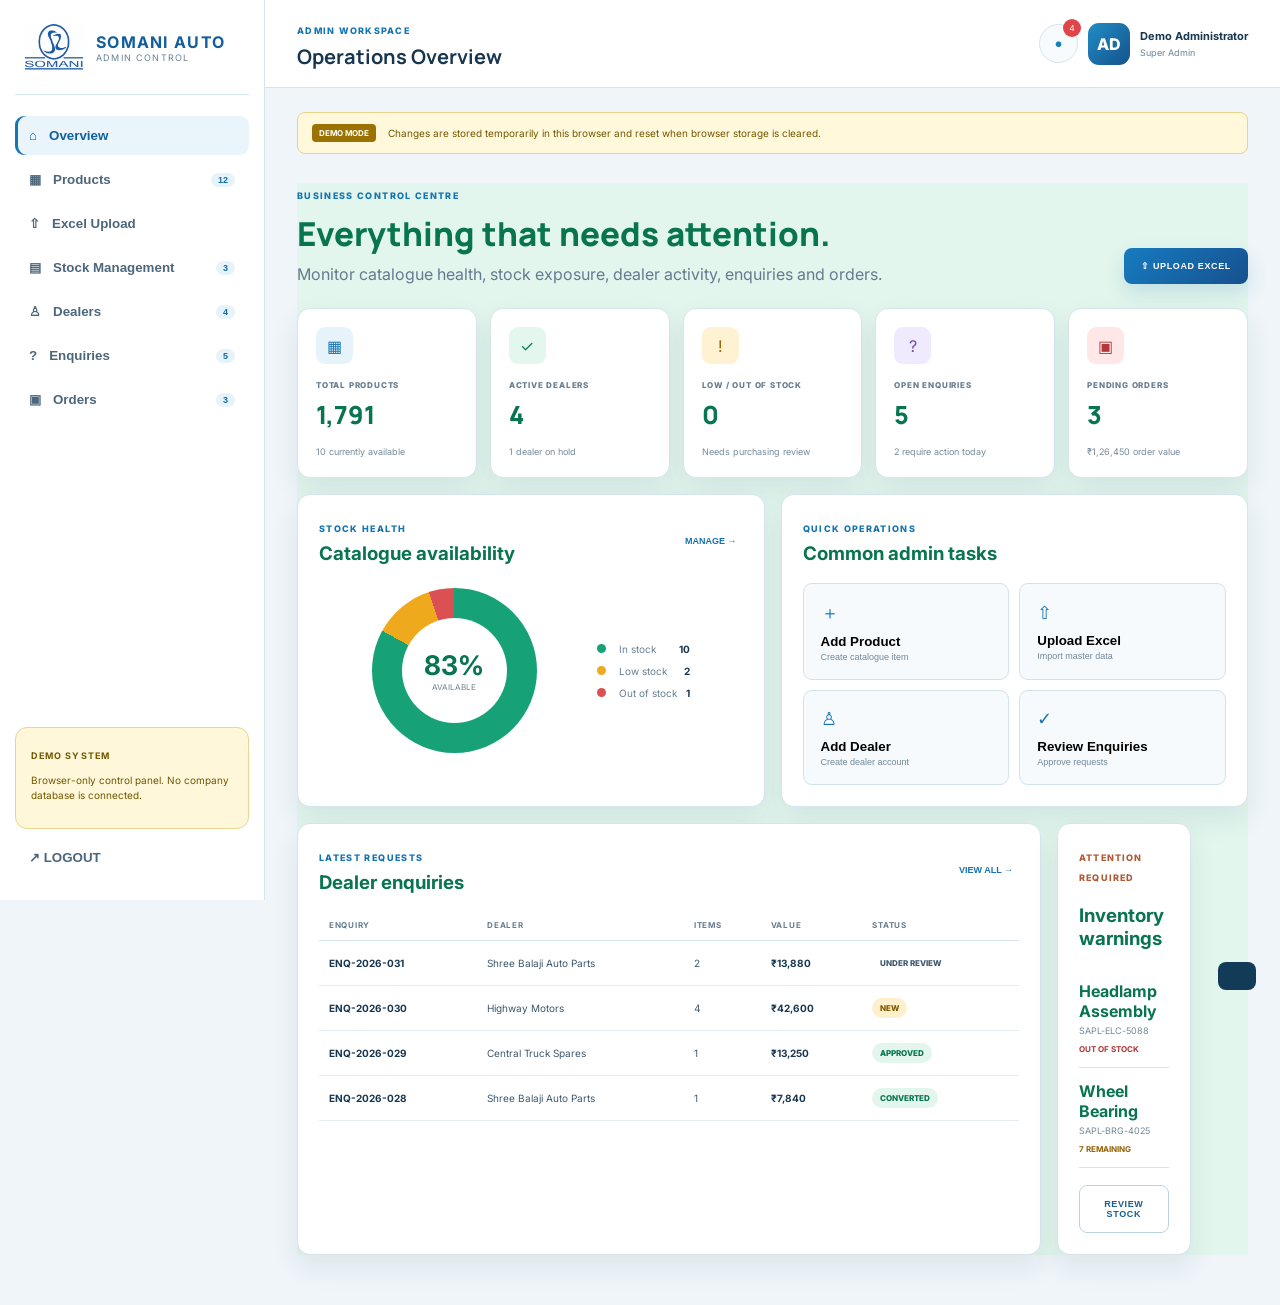
<file: admin-dashboard.html>
<!doctype html><html lang="en"><head><meta charset="UTF-8"><meta name="viewport" content="width=device-width,initial-scale=1"><meta name="theme-color" content="#ffffff"><title>Admin Dashboard | Somani Auto</title><link rel="stylesheet" href="admin-dashboard.css?v=20261022-hierarchy2"></head><body>
<aside class="sidebar" id="sidebar"><div class="brand"><img src="assets/images/somani-logo.png"><div><b>SOMANI AUTO</b><small>ADMIN CONTROL</small></div></div><nav id="nav"><button class="active" data-view="overview">⌂ <span>Overview</span></button><button data-view="products">▦ <span>Products</span><i>12</i></button><button data-view="excel">⇧ <span>Excel Upload</span></button><button data-view="stock">▤ <span>Stock Management</span><i>3</i></button><button data-view="dealers">♙ <span>Dealers</span><i>4</i></button><button data-view="enquiries">? <span>Enquiries</span><i>5</i></button><button data-view="orders">▣ <span>Orders</span><i>3</i></button></nav><div class="system"><b>DEMO SYSTEM</b><p>Browser-only control panel. No company database is connected.</p></div><button id="logout" class="logout">↗ LOGOUT</button></aside>
<div class="app"><header><button id="menu" class="menu">☰</button><div><small>ADMIN WORKSPACE</small><h1 id="title">Operations Overview</h1></div><div class="headRight"><button class="notification">●<i>4</i></button><div class="avatar">AD</div><div class="adminName"><b>Demo Administrator</b><span>Super Admin</span></div></div></header><main><div class="notice"><b>DEMO MODE</b><span>Changes are stored temporarily in this browser and reset when browser storage is cleared.</span></div>
<section id="overview" class="view active"><div class="viewHead"><div><span>BUSINESS CONTROL CENTRE</span><h2>Everything that needs attention.</h2><p>Monitor catalogue health, stock exposure, dealer activity, enquiries and orders.</p></div><button class="primary" data-open="excel">⇧ UPLOAD EXCEL</button></div><div class="kpis"><article><i class="blue">▦</i><span>TOTAL PRODUCTS</span><b id="kProducts">0</b><small>10 currently available</small></article><article><i class="green">✓</i><span>ACTIVE DEALERS</span><b id="kDealers">0</b><small>1 dealer on hold</small></article><article><i class="amber">!</i><span>LOW / OUT OF STOCK</span><b id="kStock">0</b><small>Needs purchasing review</small></article><article><i class="violet">?</i><span>OPEN ENQUIRIES</span><b id="kEnquiries">0</b><small>2 require action today</small></article><article><i class="red">▣</i><span>PENDING ORDERS</span><b id="kOrders">0</b><small>₹1,26,450 order value</small></article></div><div class="dashGrid"><article class="panel"><div class="panelHead"><div><span>STOCK HEALTH</span><h3>Catalogue availability</h3></div><button class="textBtn" data-open="stock">MANAGE →</button></div><div class="donutWrap"><div class="donut"><div><b>83%</b><span>AVAILABLE</span></div></div><div class="legend"><p><i class="lgGreen"></i><span>In stock</span><b>10</b></p><p><i class="lgAmber"></i><span>Low stock</span><b>2</b></p><p><i class="lgRed"></i><span>Out of stock</span><b>1</b></p></div></div></article><article class="panel"><div class="panelHead"><div><span>QUICK OPERATIONS</span><h3>Common admin tasks</h3></div></div><div class="quick"><button data-open="products"><i>＋</i><b>Add Product</b><span>Create catalogue item</span></button><button data-open="excel"><i>⇧</i><b>Upload Excel</b><span>Import master data</span></button><button data-open="dealers"><i>♙</i><b>Add Dealer</b><span>Create dealer account</span></button><button data-open="enquiries"><i>✓</i><b>Review Enquiries</b><span>Approve requests</span></button></div></article></div><div class="lower"><article class="panel"><div class="panelHead"><div><span>LATEST REQUESTS</span><h3>Dealer enquiries</h3></div><button class="textBtn" data-open="enquiries">VIEW ALL →</button></div><div class="tableWrap"><table><thead><tr><th>ENQUIRY</th><th>DEALER</th><th>ITEMS</th><th>VALUE</th><th>STATUS</th></tr></thead><tbody id="recentEnquiries"></tbody></table></div></article><article class="panel alertPanel"><span>ATTENTION REQUIRED</span><h3>Inventory warnings</h3><div class="alert"><b>Headlamp Assembly</b><small>SAPL-ELC-5088</small><strong>OUT OF STOCK</strong></div><div class="alert"><b>Wheel Bearing</b><small>SAPL-BRG-4025</small><strong class="low">7 REMAINING</strong></div><button class="secondary full" data-open="stock">REVIEW STOCK</button></article></div></section>
<section id="products" class="view"><div class="viewHead"><div><span>CATALOGUE MANAGEMENT</span><h2>Products</h2><p>Search, add, edit and control product visibility.</p></div><button id="addProduct" class="primary">+ ADD PRODUCT</button></div><div class="panel"><div class="toolbar"><input id="productSearch" placeholder="Search PG, hierarchy, part number or description..."><select id="productStatus"><option>All Statuses</option><option>Active</option><option>Inactive</option></select></div><div class="tableWrap"><table><thead><tr><th>IMAGE</th><th>PART NUMBER</th><th>PRODUCT</th><th>PG</th><th>PRODUCT HIERARCHY</th><th>COMMERCIAL</th><th>STATUS</th><th>ACTION</th></tr></thead><tbody id="productTable"></tbody></table></div></div></section>
<section id="excel" class="view"><div class="viewHead"><div><span>CONTROLLED DATA IMPORT</span><h2>Excel Upload</h2><p>Import products and stock using the standard Somani Auto workbook.</p></div><a class="secondary download" href="Somani_Auto_Master_Data_Template.xlsx" download>↓ DOWNLOAD TEMPLATE</a></div><div class="uploadGrid"><article class="panel uploadCard"><div class="uploadIcon">⇧</div><h3>Upload master workbook</h3><p>Select <b>Somani_Auto_Master_Data_Template.xlsx</b>. The demonstration validates filename, file type and size before showing a preview.</p><input type="file" id="excelFile" accept=".xlsx,.xls"><label for="excelFile" class="primary">CHOOSE EXCEL FILE</label><small>Maximum demo file size: 10 MB</small></article><article class="panel"><div class="panelHead"><div><span>WORKFLOW</span><h3>Import process</h3></div></div><ol class="steps"><li><b>Choose file</b><span>Select the approved template.</span></li><li><b>Validate structure</b><span>Required sheets and columns are checked in production.</span></li><li><b>Review preview</b><span>Valid and rejected records are separated.</span></li><li><b>Apply update</b><span>Approved records update the database.</span></li></ol></article></div><div id="uploadResult" class="panel result hidden"></div></section>
<section id="stock" class="view"><div class="viewHead"><div><span>INVENTORY CONTROL</span><h2>Stock Management</h2><p>Review availability, reserved quantities and reorder exposure.</p></div><button class="secondary" data-open="excel">⇧ BULK UPDATE</button></div><div class="panel"><div class="toolbar"><input id="stockSearch" placeholder="Search stock..."><select id="stockFilter"><option>All Stock</option><option>Low Stock</option><option>Out of Stock</option></select></div><div class="tableWrap"><table><thead><tr><th>PART NUMBER</th><th>PRODUCT</th><th>AVAILABLE</th><th>RESERVED</th><th>FREE STOCK</th><th>REORDER LEVEL</th><th>LOCATION</th><th>HEALTH</th></tr></thead><tbody id="stockTable"></tbody></table></div></div></section>
<section id="dealers" class="view"><div class="viewHead"><div><span>ACCOUNT MANAGEMENT</span><h2>Dealers</h2><p>Manage dealer accounts, credit limits and assigned salespeople.</p></div><button id="addDealer" class="primary">+ ADD DEALER</button></div><div id="dealerCards" class="dealerGrid"></div></section>
<section id="enquiries" class="view"><div class="viewHead"><div><span>SALES REQUESTS</span><h2>Enquiries</h2><p>Review, approve and convert dealer requests into orders.</p></div></div><div class="panel"><div class="tableWrap"><table><thead><tr><th>ENQUIRY</th><th>DATE</th><th>DEALER</th><th>ITEMS</th><th>VALUE</th><th>STATUS</th><th>ACTIONS</th></tr></thead><tbody id="enquiryTable"></tbody></table></div></div></section>
<section id="orders" class="view"><div class="viewHead"><div><span>FULFILMENT</span><h2>Order Processing</h2><p>Update dispatch, back-order and delivery statuses.</p></div></div><div class="panel"><div class="orderRow"><div><b>ORD-2026-1004</b><span>Shree Balaji Auto Parts • ₹7,840</span></div><select><option>In Transit</option><option>Delivered</option><option>Back Ordered</option></select><input type="date" value="2026-10-22"><button class="primary saveOrder">SAVE</button></div><div class="orderRow"><div><b>ORD-2026-1003</b><span>Central Truck Spares • ₹14,550</span></div><select><option>Pending Approval</option><option>Confirmed</option><option>Cancelled</option></select><input type="date" value="2026-10-27"><button class="primary saveOrder">SAVE</button></div></div></section>
</main></div>
<div id="modal" class="modal"><div class="modalBox"><button id="closeModal">×</button><div id="modalContent"></div></div></div><div id="toast"></div><script src="admin-dashboard.js?v=20261022-hierarchy2"></script></body></html>
</file>
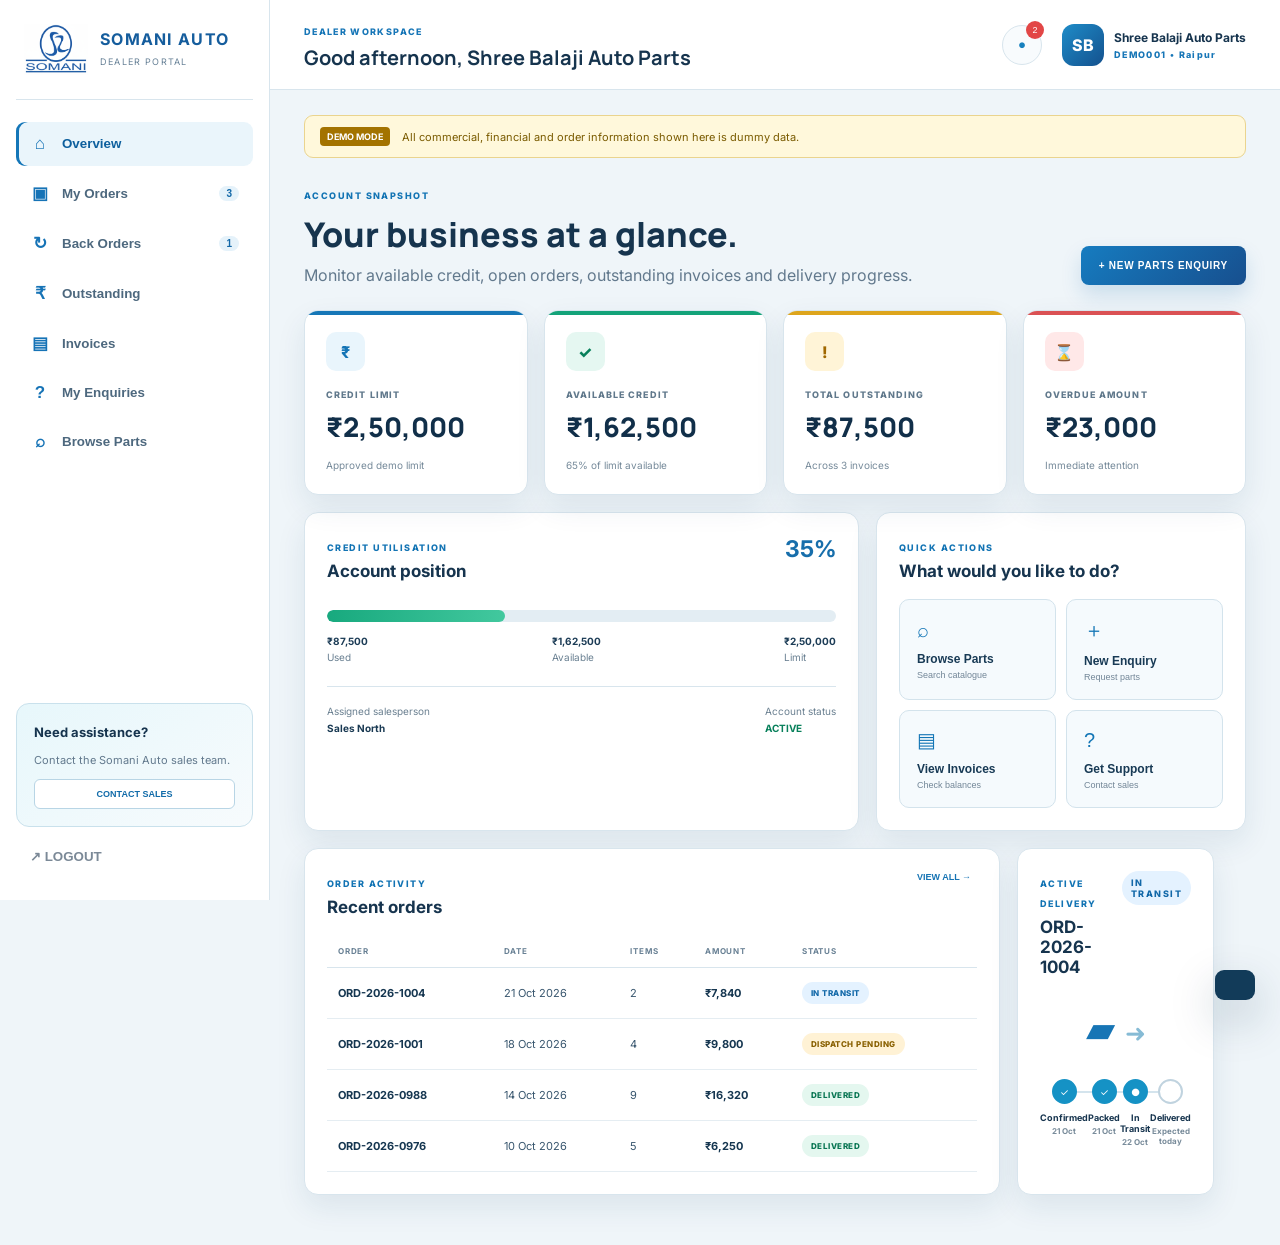
<file: dealer-dashboard.html>
<!doctype html><html lang="en"><head><meta charset="UTF-8"><meta name="viewport" content="width=device-width,initial-scale=1"><meta name="theme-color" content="#ffffff"><title>Dealer Dashboard | Somani Auto</title><link rel="stylesheet" href="dealer-dashboard.css?v=20261022-1"></head><body>
<aside class="sidebar" id="sidebar"><div class="sideBrand"><img src="assets/images/somani-logo.png" alt="Somani"><div><b>SOMANI AUTO</b><small>DEALER PORTAL</small></div></div><nav id="sideNav"><button class="active" data-view="overview"><span>⌂</span>Overview</button><button data-view="orders"><span>▣</span>My Orders <i>3</i></button><button data-view="backorders"><span>↻</span>Back Orders <i>1</i></button><button data-view="outstanding"><span>₹</span>Outstanding</button><button data-view="invoices"><span>▤</span>Invoices</button><button data-view="enquiries"><span>?</span>My Enquiries</button><button id="browseParts"><span>⌕</span>Browse Parts</button></nav><div class="sideHelp"><b>Need assistance?</b><p>Contact the Somani Auto sales team.</p><button>CONTACT SALES</button></div><button id="logout" class="logout">↗ LOGOUT</button></aside>
<div class="shell"><header><button id="menuBtn" class="menu">☰</button><div><small>DEALER WORKSPACE</small><h1 id="pageTitle">Good afternoon, Shree Balaji Auto Parts</h1></div><div class="headActions"><button class="notice">●<span>2</span></button><div class="profile"><div>SB</div><p><b>Shree Balaji Auto Parts</b><small>DEMO001 • Raipur</small></p></div></div></header>
<main><div class="demoBanner"><b>DEMO MODE</b><span>All commercial, financial and order information shown here is dummy data.</span></div>
<section id="overview" class="view active"><div class="welcome"><div><span>ACCOUNT SNAPSHOT</span><h2>Your business at a glance.</h2><p>Monitor available credit, open orders, outstanding invoices and delivery progress.</p></div><button id="newEnquiry" class="primary">+ NEW PARTS ENQUIRY</button></div>
<div class="kpiGrid"><article class="kpi blue"><div class="icon">₹</div><span>CREDIT LIMIT</span><b id="creditLimit">₹0</b><small>Approved demo limit</small></article><article class="kpi green"><div class="icon">✓</div><span>AVAILABLE CREDIT</span><b id="availableCredit">₹0</b><small>65% of limit available</small></article><article class="kpi amber"><div class="icon">!</div><span>TOTAL OUTSTANDING</span><b id="outstandingAmount">₹0</b><small>Across 3 invoices</small></article><article class="kpi red"><div class="icon">⌛</div><span>OVERDUE AMOUNT</span><b id="overdueAmount">₹0</b><small>Immediate attention</small></article></div>
<div class="overviewGrid"><article class="panel creditPanel"><div class="panelHead"><div><span>CREDIT UTILISATION</span><h3>Account position</h3></div><b>35%</b></div><div class="creditBar"><i></i></div><div class="creditLabels"><span><b>₹87,500</b> Used</span><span><b>₹1,62,500</b> Available</span><span><b>₹2,50,000</b> Limit</span></div><div class="accountMeta"><span>Assigned salesperson <b>Sales North</b></span><span>Account status <b class="good">ACTIVE</b></span></div></article>
<article class="panel quickPanel"><div class="panelHead"><div><span>QUICK ACTIONS</span><h3>What would you like to do?</h3></div></div><div class="quickGrid"><button data-action="parts"><i>⌕</i><b>Browse Parts</b><span>Search catalogue</span></button><button data-action="enquiry"><i>＋</i><b>New Enquiry</b><span>Request parts</span></button><button data-action="invoice"><i>▤</i><b>View Invoices</b><span>Check balances</span></button><button data-action="support"><i>?</i><b>Get Support</b><span>Contact sales</span></button></div></article></div>
<div class="lowerGrid"><article class="panel"><div class="panelHead"><div><span>ORDER ACTIVITY</span><h3>Recent orders</h3></div><button class="link" data-go="orders">VIEW ALL →</button></div><div class="tableWrap"><table><thead><tr><th>ORDER</th><th>DATE</th><th>ITEMS</th><th>AMOUNT</th><th>STATUS</th></tr></thead><tbody id="recentOrders"></tbody></table></div></article><article class="panel delivery"><div class="panelHead"><div><span>ACTIVE DELIVERY</span><h3>ORD-2026-1004</h3></div><span class="status transit">IN TRANSIT</span></div><div class="truck">▰ <i>➜</i></div><div class="timeline"><div class="done"><i>✓</i><span>Confirmed<small>21 Oct</small></span></div><div class="done"><i>✓</i><span>Packed<small>21 Oct</small></span></div><div class="current"><i>●</i><span>In Transit<small>22 Oct</small></span></div><div><i></i><span>Delivered<small>Expected today</small></span></div></div></article></div></section>
<section id="orders" class="view"><div class="viewHead"><div><span>ORDER MANAGEMENT</span><h2>My Orders</h2><p>Track every order from confirmation through delivery.</p></div><button class="primary actionEnquiry">+ NEW ENQUIRY</button></div><div class="panel"><div class="toolbar"><input id="orderSearch" placeholder="Search order number..."><select id="orderFilter"><option>All Statuses</option><option>In Transit</option><option>Dispatch Pending</option><option>Delivered</option></select></div><div class="tableWrap"><table><thead><tr><th>ORDER NUMBER</th><th>ORDER DATE</th><th>ITEMS</th><th>AMOUNT</th><th>EXPECTED</th><th>STATUS</th><th></th></tr></thead><tbody id="allOrders"></tbody></table></div></div></section>
<section id="backorders" class="view"><div class="viewHead"><div><span>PENDING SUPPLY</span><h2>Back Orders</h2><p>Items awaiting stock allocation or fulfilment.</p></div></div><div class="panel emptyFeature"><div class="bigIcon">↻</div><h3>1 item is awaiting stock</h3><p>Headlamp Assembly • SAPL-ELC-5088 • Quantity 2</p><span class="status pending">EXPECTED 29 OCT 2026</span></div></section>
<section id="outstanding" class="view"><div class="viewHead"><div><span>ACCOUNT POSITION</span><h2>Outstanding Summary</h2><p>Review current, upcoming and overdue balances.</p></div><button class="secondary" onclick="window.print()">PRINT STATEMENT</button></div><div class="kpiGrid three"><article class="kpi amber"><span>TOTAL OUTSTANDING</span><b>₹87,500</b><small>3 unpaid invoices</small></article><article class="kpi red"><span>OVERDUE</span><b>₹23,000</b><small>1 invoice overdue</small></article><article class="kpi green"><span>NOT YET DUE</span><b>₹64,500</b><small>2 invoices pending</small></article></div><div class="panel"><div class="tableWrap"><table><thead><tr><th>INVOICE</th><th>INVOICE DATE</th><th>DUE DATE</th><th>INVOICE AMOUNT</th><th>BALANCE</th><th>STATUS</th></tr></thead><tbody id="outstandingTable"></tbody></table></div></div></section>
<section id="invoices" class="view"><div class="viewHead"><div><span>DOCUMENTS</span><h2>Invoices</h2><p>View and download dealer invoice records.</p></div></div><div id="invoiceCards" class="invoiceGrid"></div></section>
<section id="enquiries" class="view"><div class="viewHead"><div><span>REQUEST HISTORY</span><h2>My Enquiries</h2><p>Review submitted quotations and parts requests.</p></div><button class="primary actionEnquiry">+ NEW ENQUIRY</button></div><div class="panel"><div class="enquiry"><div><b>ENQ-2026-031</b><span>Brake Pad Set × 4, Oil Filter × 6</span></div><strong>₹13,880</strong><span class="status pending">UNDER REVIEW</span></div><div class="enquiry"><div><b>ENQ-2026-028</b><span>Shock Absorber × 2</span></div><strong>₹7,840</strong><span class="status approved">CONVERTED TO ORDER</span></div></div></section>
</main></div><div id="toast"></div><script src="dealer-dashboard.js?v=20261022-h1"></script></body></html>
</file>
<file: admin-dashboard.css>
@import url("https://fonts.googleapis.com/css2?family=Inter:wght@400;500;600;700;800&family=Manrope:wght@600;700;800&display=swap");:root{--blue:#126db1;--navy:#0c2b47;--text:#173650;--muted:#637b8f;--line:#d6e4ec;--bg:#eff5f9;--green:#087c57;--amber:#996400;--red:#ae383b;--shadow:0 12px 28px rgba(29,70,98,.09)}*{box-sizing:border-box}body{margin:0;background:var(--bg);color:var(--text);font-family:Inter,Arial,sans-serif}.sidebar{position:fixed;inset:0 auto 0 0;width:265px;background:#fff;border-right:1px solid var(--line);padding:23px 15px;display:flex;flex-direction:column;z-index:30}.brand{display:flex;align-items:center;gap:11px;padding:0 8px 22px;border-bottom:1px solid var(--line)}.brand img{width:62px}.brand b,.brand small{display:block}.brand b{color:#145e9e;letter-spacing:.08em}.brand small{color:#6b8295;font-size:9px;letter-spacing:.13em}.sidebar nav{display:grid;gap:5px;padding:21px 0}.sidebar nav button,.logout{border:0;background:none;color:#4c667b;padding:12px 14px;border-radius:9px;font-weight:700;text-align:left;cursor:pointer;display:flex;align-items:center;gap:12px}.sidebar nav button span{flex:1}.sidebar nav button i{font-style:normal;background:#e7f3fa;color:#146aa8;padding:2px 7px;border-radius:15px;font-size:9px}.sidebar nav button.active,.sidebar nav button:hover{background:#eaf5fb;color:#0e609e;box-shadow:inset 3px 0 #1576b7}.system{margin-top:auto;background:#fff7d9;border:1px solid #ead491;color:#715700;border-radius:12px;padding:15px}.system b{font-size:9px;letter-spacing:.12em}.system p{font-size:10px;line-height:1.5}.logout{margin-top:9px}.app{margin-left:265px}.app>header{height:88px;background:#fff;border-bottom:1px solid var(--line);padding:0 32px;display:flex;align-items:center;justify-content:space-between;position:sticky;top:0;z-index:20}.app>header small{font-size:9px;color:#1475b5;font-weight:800;letter-spacing:.14em}.app>header h1{font:700 20px Manrope;margin:5px 0 0}.headRight{display:flex;align-items:center;gap:10px}.notification{width:39px;height:39px;border:1px solid var(--line);background:#f8fbfd;color:#1680bd;border-radius:50%;position:relative}.notification i{position:absolute;right:-4px;top:-6px;background:#df4649;color:#fff;border-radius:50%;width:18px;height:18px;font-style:normal;font-size:9px;display:grid;place-items:center}.avatar{width:42px;height:42px;background:linear-gradient(135deg,#218dc5,#15528c);color:#fff;border-radius:11px;display:grid;place-items:center;font-weight:800}.adminName b,.adminName span{display:block}.adminName b{font-size:11px}.adminName span{font-size:9px;color:#6d8293;margin-top:4px}.menu{display:none}main{padding:24px 32px 50px;max-width:1600px;margin:auto}.notice{display:flex;gap:12px;align-items:center;padding:11px 14px;background:#fff8db;color:#745800;border:1px solid #ead38c;border-radius:8px;font-size:10px}.notice b{background:#9b7200;color:#fff;padding:4px 7px;border-radius:4px;font-size:8px}.view{display:none}.view.active{display:block}.viewHead{display:flex;align-items:end;justify-content:space-between;gap:20px;margin:29px 0 24px}.viewHead span,.panelHead span{font-size:9px;color:#1473b3;letter-spacing:.15em;font-weight:800}.viewHead h2{font:800 33px Manrope;margin:8px 0}.viewHead p{color:var(--muted);margin:0}.primary,.secondary{border:0;border-radius:8px;padding:13px 17px;font-weight:800;font-size:9px;letter-spacing:.07em;cursor:pointer}.primary{color:#fff;background:linear-gradient(135deg,#167cc0,#17508e);box-shadow:0 9px 20px #166bad29}.secondary{color:#155e96;background:#fff;border:1px solid #bcd4e2;text-decoration:none}.full{width:100%}.kpis{display:grid;grid-template-columns:repeat(5,1fr);gap:13px}.kpis article{background:#fff;border:1px solid var(--line);border-radius:13px;padding:18px;box-shadow:var(--shadow)}.kpis i{width:37px;height:37px;border-radius:9px;display:grid;place-items:center;font-style:normal;margin-bottom:16px;background:#e6f3fb;color:#1473b2}.kpis i.green{background:#e3f7ee;color:var(--green)}.kpis i.amber{background:#fff2d2;color:var(--amber)}.kpis i.violet{background:#f0eaff;color:#6d4ab2}.kpis i.red{background:#ffe7e7;color:var(--red)}.kpis span{font-size:8px;color:#657d90;letter-spacing:.1em;font-weight:800;display:block}.kpis b{font:800 25px Manrope;display:block;margin:7px 0}.kpis small{color:#768b9b;font-size:9px}.dashGrid,.lower,.uploadGrid{display:grid;grid-template-columns:1fr 1fr;gap:16px;margin-top:16px}.lower{grid-template-columns:1.3fr .7fr}.panel{background:#fff;border:1px solid var(--line);border-radius:13px;padding:21px;box-shadow:var(--shadow)}.panelHead{display:flex;justify-content:space-between;gap:18px}.panelHead h3{margin:6px 0 0}.textBtn{border:0;background:none;color:#1471af;font-size:9px;font-weight:800;cursor:pointer}.donutWrap{display:flex;align-items:center;justify-content:space-around;padding:23px}.donut{width:165px;height:165px;border-radius:50%;background:conic-gradient(#16a276 0 83%,#efa91d 83% 95%,#db5052 95%);display:grid;place-items:center}.donut:before{content:"";width:105px;height:105px;background:#fff;border-radius:50%;position:absolute}.donut>div{position:relative;text-align:center}.donut b,.donut span{display:block}.donut b{font-size:27px}.donut span{font-size:8px;color:#6d8395}.legend p{display:grid;grid-template-columns:13px 1fr auto;gap:9px;align-items:center;font-size:10px;color:#668094}.legend p i{width:9px;height:9px;border-radius:50%;background:#16a276}.legend p i.lgAmber{background:#efa91d}.legend p i.lgRed{background:#db5052}.legend p b{color:#173750}.quick{display:grid;grid-template-columns:1fr 1fr;gap:10px;margin-top:18px}.quick button{border:1px solid #d2e2eb;background:#f6fafd;padding:17px;border-radius:9px;text-align:left;cursor:pointer}.quick button:hover{border-color:#66afd5;background:#edf8fc}.quick i,.quick b,.quick span{display:block}.quick i{font-style:normal;color:#1576b6;font-size:18px}.quick b{margin:9px 0 3px}.quick span{font-size:9px;color:#728798}.tableWrap{overflow:auto;margin-top:16px}table{border-collapse:collapse;width:100%;min-width:700px}th{text-align:left;color:#657d90;font-size:8px;letter-spacing:.09em;padding:10px;border-bottom:1px solid var(--line)}td{padding:12px 10px;border-bottom:1px solid #e5edf2;color:#3d586e;font-size:10px}td b{color:#173650}.badge{display:inline-block;padding:5px 8px;border-radius:15px;font-size:8px;font-weight:800}.active,.approved,.converted{background:#e2f6ed;color:#087450}.review,.new{background:#fff0cd;color:#815700}.hold,.out{background:#ffe5e4;color:#a63134}.alertPanel>span{font-size:9px;color:#b15a34;letter-spacing:.13em;font-weight:800}.alert{padding:13px 0;border-bottom:1px solid var(--line)}.alert b,.alert small,.alert strong{display:block}.alert small{color:#738796;font-size:9px;margin:4px 0 8px}.alert strong{color:#b03537;font-size:8px}.alert strong.low{color:#956000}.alertPanel button{margin-top:17px}.toolbar{display:flex;gap:10px}.toolbar input,.toolbar select,.orderRow input,.orderRow select{padding:12px;border:1px solid #c5d9e5;background:#f9fcfd;border-radius:7px;color:#3d586d}.toolbar input{flex:1}.thumb{width:45px;height:45px;object-fit:cover;border-radius:7px}.tinyBtn{border:1px solid #bfd5e3;background:#f3f9fc;color:#126ca9;border-radius:6px;padding:7px 9px;font-size:8px;font-weight:800;cursor:pointer}.uploadCard{text-align:center;padding:42px}.uploadIcon{font-size:38px;color:#1576b6}.uploadCard p{color:var(--muted);font-size:11px;line-height:1.7}.uploadCard input{display:none}.uploadCard label{display:inline-block;margin:15px}.uploadCard small{display:block;color:#7a8c9a;font-size:9px}.steps{list-style:none;padding:0}.steps li{position:relative;padding:7px 0 18px 45px}.steps li:before{content:counter(list-item);position:absolute;left:0;top:3px;width:30px;height:30px;border-radius:50%;background:#e7f4fb;color:#1270ae;display:grid;place-items:center;font-weight:800}.steps b,.steps span{display:block}.steps span{color:var(--muted);font-size:10px;margin-top:4px}.result{margin-top:16px}.result.hidden{display:none}.resultGrid{display:grid;grid-template-columns:repeat(3,1fr);gap:12px}.resultGrid div{background:#f4f9fc;border:1px solid #d3e2eb;border-radius:9px;padding:16px}.resultGrid b,.resultGrid span{display:block}.resultGrid b{font-size:22px}.resultGrid span{font-size:9px;color:#6b8193;margin-top:4px}.dealerGrid{display:grid;grid-template-columns:repeat(2,1fr);gap:15px}.dealerCard{background:#fff;border:1px solid var(--line);border-radius:13px;padding:20px;box-shadow:var(--shadow)}.dealerCard .dHead{display:flex;justify-content:space-between}.dealerCard h3{margin:0}.dealerCard p{color:var(--muted);font-size:10px}.dealerStats{display:grid;grid-template-columns:1fr 1fr;gap:10px;margin:17px 0}.dealerStats div{background:#f4f9fc;padding:13px;border-radius:8px}.dealerStats span,.dealerStats b{display:block}.dealerStats span{font-size:8px;color:#6b8193}.dealerStats b{font-size:14px;margin-top:5px}.dealerActions{display:flex;gap:8px}.orderRow{display:grid;grid-template-columns:1fr 190px 160px 80px;gap:12px;align-items:center;padding:17px;border-bottom:1px solid var(--line)}.orderRow div b,.orderRow div span{display:block}.orderRow div span{color:var(--muted);font-size:10px;margin-top:5px}.modal{display:none;position:fixed;inset:0;background:#0a2b466b;backdrop-filter:blur(5px);z-index:60;place-items:center}.modal.show{display:grid}.modalBox{width:min(540px,94%);max-height:90vh;overflow:auto;background:#fff;border-radius:15px;padding:28px;position:relative;box-shadow:0 35px 90px #0c2e4860}.modalBox>button{position:absolute;right:14px;top:10px;border:0;background:none;font-size:27px;color:#173b58}.modalBox h2{margin-top:0}.formGrid{display:grid;grid-template-columns:1fr 1fr;gap:12px}.formGrid label{font-size:9px;color:#5f788c;font-weight:800}.formGrid input,.formGrid select{width:100%;padding:12px;margin-top:6px;border:1px solid #bfd4e1;border-radius:7px}.formGrid .wide{grid-column:1/-1}#toast{position:fixed;right:24px;bottom:-90px;background:#123b58;color:#fff;padding:14px 19px;border-radius:8px;z-index:80;transition:.3s;font-size:11px}#toast.show{bottom:24px}@media(max-width:1200px){.kpis{grid-template-columns:repeat(3,1fr)}}@media(max-width:900px){.dashGrid,.lower,.uploadGrid{grid-template-columns:1fr}.dealerGrid{grid-template-columns:1fr}.orderRow{grid-template-columns:1fr 1fr}}@media(max-width:720px){.sidebar{transform:translateX(-100%);transition:.3s}.sidebar.open{transform:translateX(0)}.app{margin-left:0}.menu{display:block;border:0;background:#e8f4fb;color:#176ca6;padding:9px;border-radius:7px}.app>header{padding:0 14px}.adminName{display:none}main{padding:18px 13px}.viewHead{align-items:flex-start;flex-direction:column}.kpis{grid-template-columns:1fr 1fr}.donutWrap{flex-direction:column}.quick{grid-template-columns:1fr}.resultGrid{grid-template-columns:1fr}.orderRow{grid-template-columns:1fr}.formGrid{grid-template-columns:1fr}.formGrid .wide{grid-column:auto}}@media(max-width:450px){.kpis{grid-template-columns:1fr}}
.awaitingstockfile{background:#eaf4fb;color:#17699f}.catalogNote{padding:10px;background:#eaf5fb;color:#185e8e;border-radius:8px}
</file>
<file: dealer-dashboard.css>
@import url("https://fonts.googleapis.com/css2?family=Inter:wght@400;500;600;700;800&family=Manrope:wght@600;700;800&display=swap");:root{--blue:#126db1;--blue2:#e9f5fc;--navy:#0b2a47;--text:#16344e;--muted:#62798d;--line:#d8e5ed;--bg:#eff5f9;--green:#08805b;--amber:#a16800;--red:#b23b3d;--shadow:0 12px 30px rgba(27,70,101,.09)}*{box-sizing:border-box}body{margin:0;background:var(--bg);color:var(--text);font-family:Inter,Arial,sans-serif}.sidebar{position:fixed;inset:0 auto 0 0;width:270px;background:#fff;border-right:1px solid var(--line);padding:24px 16px;z-index:30;display:flex;flex-direction:column}.sideBrand{display:flex;align-items:center;gap:12px;padding:0 8px 24px;border-bottom:1px solid var(--line)}.sideBrand img{width:64px}.sideBrand b{display:block;color:#155d9d;letter-spacing:.08em}.sideBrand small{color:#668096;font-size:9px;letter-spacing:.13em}.sidebar nav{padding:22px 0;display:grid;gap:5px}.sidebar nav button,.logout{width:100%;border:0;background:none;color:#4d687e;text-align:left;padding:12px 14px;border-radius:9px;font-weight:700;cursor:pointer;display:flex;align-items:center;gap:12px}.sidebar nav button span{width:20px;color:#1673b6;font-size:17px;text-align:center}.sidebar nav button i{font-style:normal;background:#e5f2fa;color:#1268a8;padding:2px 7px;border-radius:20px;margin-left:auto;font-size:10px}.sidebar nav button:hover,.sidebar nav button.active{background:#eaf5fb;color:#0d5f9d}.sidebar nav button.active{box-shadow:inset 3px 0 #1476b8}.sideHelp{margin-top:auto;background:linear-gradient(145deg,#e7f7fb,#f7fbfd);border:1px solid #c9e1ec;border-radius:13px;padding:17px}.sideHelp b{font-size:13px}.sideHelp p{font-size:11px;color:var(--muted);line-height:1.5}.sideHelp button{border:0;background:#fff;color:#116ba9;border:1px solid #b8d5e5;padding:9px;width:100%;font-size:9px;font-weight:800;border-radius:6px}.logout{margin-top:10px;color:#7b8997}.shell{margin-left:270px;min-height:100vh}.shell>header{height:90px;background:#fff;border-bottom:1px solid var(--line);display:flex;align-items:center;justify-content:space-between;padding:0 34px;position:sticky;top:0;z-index:20}.shell>header small{font-size:9px;color:#1776b7;letter-spacing:.15em;font-weight:800}.shell>header h1{font:700 20px Manrope;margin:5px 0 0}.headActions{display:flex;align-items:center;gap:20px}.notice{width:40px;height:40px;border-radius:50%;border:1px solid var(--line);background:#f8fbfd;color:#1881be;position:relative}.notice span{position:absolute;right:-3px;top:-5px;background:#e24646;color:#fff;width:18px;height:18px;border-radius:50%;font-size:9px;display:grid;place-items:center}.profile{display:flex;align-items:center;gap:10px}.profile>div{width:42px;height:42px;border-radius:12px;background:linear-gradient(135deg,#1e8cc8,#14518e);color:#fff;display:grid;place-items:center;font-weight:800}.profile p{margin:0}.profile b,.profile small{display:block}.profile b{font-size:12px}.profile small{color:#6c8295;font-size:9px;margin-top:4px}.menu{display:none}main{padding:25px 34px 50px;max-width:1600px;margin:auto}.demoBanner{background:#fff8db;border:1px solid #ead48e;color:#7a5b00;padding:11px 15px;border-radius:9px;display:flex;align-items:center;gap:12px;font-size:11px;margin-bottom:25px}.demoBanner b{background:#a37300;color:#fff;padding:4px 7px;border-radius:4px;font-size:9px}.view{display:none}.view.active{display:block}.welcome,.viewHead{display:flex;align-items:end;justify-content:space-between;gap:25px;margin:20px 0 25px}.welcome span,.viewHead span,.panelHead span{color:#1374b4;font-size:9px;letter-spacing:.16em;font-weight:800}.welcome h2,.viewHead h2{font:800 34px Manrope;margin:8px 0}.welcome p,.viewHead p{color:var(--muted);margin:0}.primary,.secondary{border:0;border-radius:8px;padding:14px 18px;font-weight:800;font-size:10px;letter-spacing:.07em;cursor:pointer}.primary{background:linear-gradient(135deg,#167cc0,#174f8e);color:#fff;box-shadow:0 10px 20px #176bad2b}.secondary{background:#fff;color:#155d95;border:1px solid #b8d1e2}.kpiGrid{display:grid;grid-template-columns:repeat(4,1fr);gap:16px}.kpiGrid.three{grid-template-columns:repeat(3,1fr);margin-bottom:18px}.kpi{background:#fff;border:1px solid var(--line);border-radius:14px;padding:21px;box-shadow:var(--shadow);position:relative;overflow:hidden}.kpi:after{content:"";position:absolute;left:0;right:0;top:0;height:4px;background:#1677b7}.kpi.green:after{background:#14a379}.kpi.amber:after{background:#dda51d}.kpi.red:after{background:#da5154}.kpi .icon{width:39px;height:39px;background:#e9f5fc;color:#1474b5;border-radius:10px;display:grid;place-items:center;font-weight:800;margin-bottom:18px}.kpi.green .icon{background:#e5f7f1;color:var(--green)}.kpi.amber .icon{background:#fff4d7;color:var(--amber)}.kpi.red .icon{background:#ffe8e8;color:var(--red)}.kpi span{display:block;color:#61798c;font-size:9px;letter-spacing:.12em;font-weight:800}.kpi b{display:block;font:800 27px Manrope;color:#112f49;margin:8px 0}.kpi small{color:#768a9a;font-size:10px}.overviewGrid,.lowerGrid{display:grid;grid-template-columns:1.2fr .8fr;gap:17px;margin-top:17px}.lowerGrid{grid-template-columns:1.25fr .75fr}.panel{background:#fff;border:1px solid var(--line);border-radius:14px;padding:22px;box-shadow:var(--shadow)}.panelHead{display:flex;align-items:start;justify-content:space-between;gap:18px}.panelHead h3{margin:6px 0 0;font-size:17px}.panelHead>b{font-size:23px;color:#176eab}.creditBar{height:12px;background:#e3edf3;border-radius:20px;margin:29px 0 13px;overflow:hidden}.creditBar i{display:block;height:100%;width:35%;background:linear-gradient(90deg,#18a97e,#42c89e);border-radius:20px}.creditLabels{display:flex;justify-content:space-between;color:#6a8092;font-size:10px}.creditLabels b{display:block;color:#1c3c56;margin-bottom:4px}.accountMeta{border-top:1px solid var(--line);margin-top:23px;padding-top:18px;display:flex;justify-content:space-between;color:#6b8091;font-size:10px}.accountMeta b{display:block;color:#1a3a53;margin-top:5px}.good{color:var(--green)!important}.quickGrid{display:grid;grid-template-columns:1fr 1fr;gap:10px;margin-top:18px}.quickGrid button{background:#f5fafd;border:1px solid #d3e3ec;padding:17px;text-align:left;border-radius:10px;cursor:pointer}.quickGrid button:hover{border-color:#69afd3;background:#edf8fc}.quickGrid i{font-style:normal;display:block;color:#1476b6;font-size:20px;margin-bottom:10px}.quickGrid b,.quickGrid span{display:block}.quickGrid b{color:#183a55;font-size:12px}.quickGrid span{color:#728697;font-size:9px;margin-top:4px}.link{border:0;background:none;color:#1674b4;font-size:9px;font-weight:800;cursor:pointer}.tableWrap{overflow:auto;margin-top:18px}table{width:100%;border-collapse:collapse;min-width:650px}th{text-align:left;color:#688094;font-size:8px;letter-spacing:.1em;padding:11px;border-bottom:1px solid var(--line)}td{padding:14px 11px;border-bottom:1px solid #e5edf2;font-size:11px;color:#38566e}td b{color:#153650}.status{display:inline-block;padding:6px 9px;border-radius:20px;font-size:8px;font-weight:800;letter-spacing:.06em}.status.transit{background:#e4f2ff;color:#1268a8}.status.delivered,.status.approved{background:#e4f7ef;color:#087552}.status.pending{background:#fff2d5;color:#896000}.truck{text-align:center;color:#1775b5;font-size:38px;padding:28px}.truck i{font-style:normal;color:#86bbd5;font-size:25px}.timeline{display:grid;grid-template-columns:repeat(4,1fr);position:relative}.timeline:before{content:"";position:absolute;left:10%;right:10%;top:12px;height:2px;background:#d4e4ed}.timeline>div{position:relative;text-align:center}.timeline i{display:grid;place-items:center;margin:auto;width:25px;height:25px;border-radius:50%;background:#fff;border:2px solid #c0d3df;position:relative;z-index:2;font-style:normal;font-size:10px}.timeline .done i,.timeline .current i{background:#1592c5;color:#fff;border-color:#1592c5}.timeline span,.timeline small{display:block}.timeline span{font-size:9px;font-weight:700;margin-top:8px}.timeline small{font-size:8px;color:#788b9a;margin-top:3px}.toolbar{display:flex;gap:12px}.toolbar input,.toolbar select{padding:12px 14px;border:1px solid #cbdce7;background:#f9fcfd;border-radius:8px;color:#38536a}.toolbar input{flex:1}.emptyFeature{text-align:center;padding:70px}.bigIcon{font-size:42px;color:#1774b3}.emptyFeature p{color:var(--muted)}.invoiceGrid{display:grid;grid-template-columns:repeat(3,1fr);gap:16px}.invoiceCard{background:#fff;border:1px solid var(--line);border-radius:13px;padding:20px;box-shadow:var(--shadow)}.invoiceCard .doc{width:43px;height:43px;background:#e8f4fb;color:#1675b5;border-radius:10px;display:grid;place-items:center;font-size:20px}.invoiceCard h3{margin:16px 0 5px}.invoiceCard p{font-size:10px;color:var(--muted)}.invoiceCard .amount{font:800 21px Manrope;margin:18px 0}.invoiceCard button{width:100%;padding:10px;background:#f2f8fc;border:1px solid #c6dce8;color:#156ba6;border-radius:7px;font-weight:800;font-size:9px}.enquiry{display:grid;grid-template-columns:1fr 120px 170px;align-items:center;gap:20px;padding:18px;border-bottom:1px solid var(--line)}.enquiry div b,.enquiry div span{display:block}.enquiry div span{color:var(--muted);font-size:10px;margin-top:6px}#toast{position:fixed;right:25px;bottom:-100px;background:#123b59;color:#fff;padding:15px 20px;border-radius:9px;z-index:90;transition:.3s;font-size:12px;box-shadow:0 18px 45px #0b314b44}#toast.show{bottom:25px}@media(max-width:1100px){.kpiGrid{grid-template-columns:1fr 1fr}.overviewGrid,.lowerGrid{grid-template-columns:1fr}.invoiceGrid{grid-template-columns:1fr 1fr}}@media(max-width:760px){.sidebar{transform:translateX(-100%);transition:.3s}.sidebar.open{transform:translateX(0)}.shell{margin-left:0}.menu{display:block;border:0;background:#eaf5fb;color:#155e97;border-radius:7px;padding:9px}.shell>header{height:78px;padding:0 16px}.shell>header h1{font-size:14px}.headActions .profile p{display:none}main{padding:18px 14px}.welcome,.viewHead{align-items:flex-start;flex-direction:column}.kpiGrid,.kpiGrid.three{grid-template-columns:1fr}.invoiceGrid{grid-template-columns:1fr}.creditLabels,.accountMeta{gap:15px;flex-wrap:wrap}.enquiry{grid-template-columns:1fr}.quickGrid{grid-template-columns:1fr 1fr}.demoBanner{align-items:flex-start}.delivery{overflow:hidden}}
</file>
